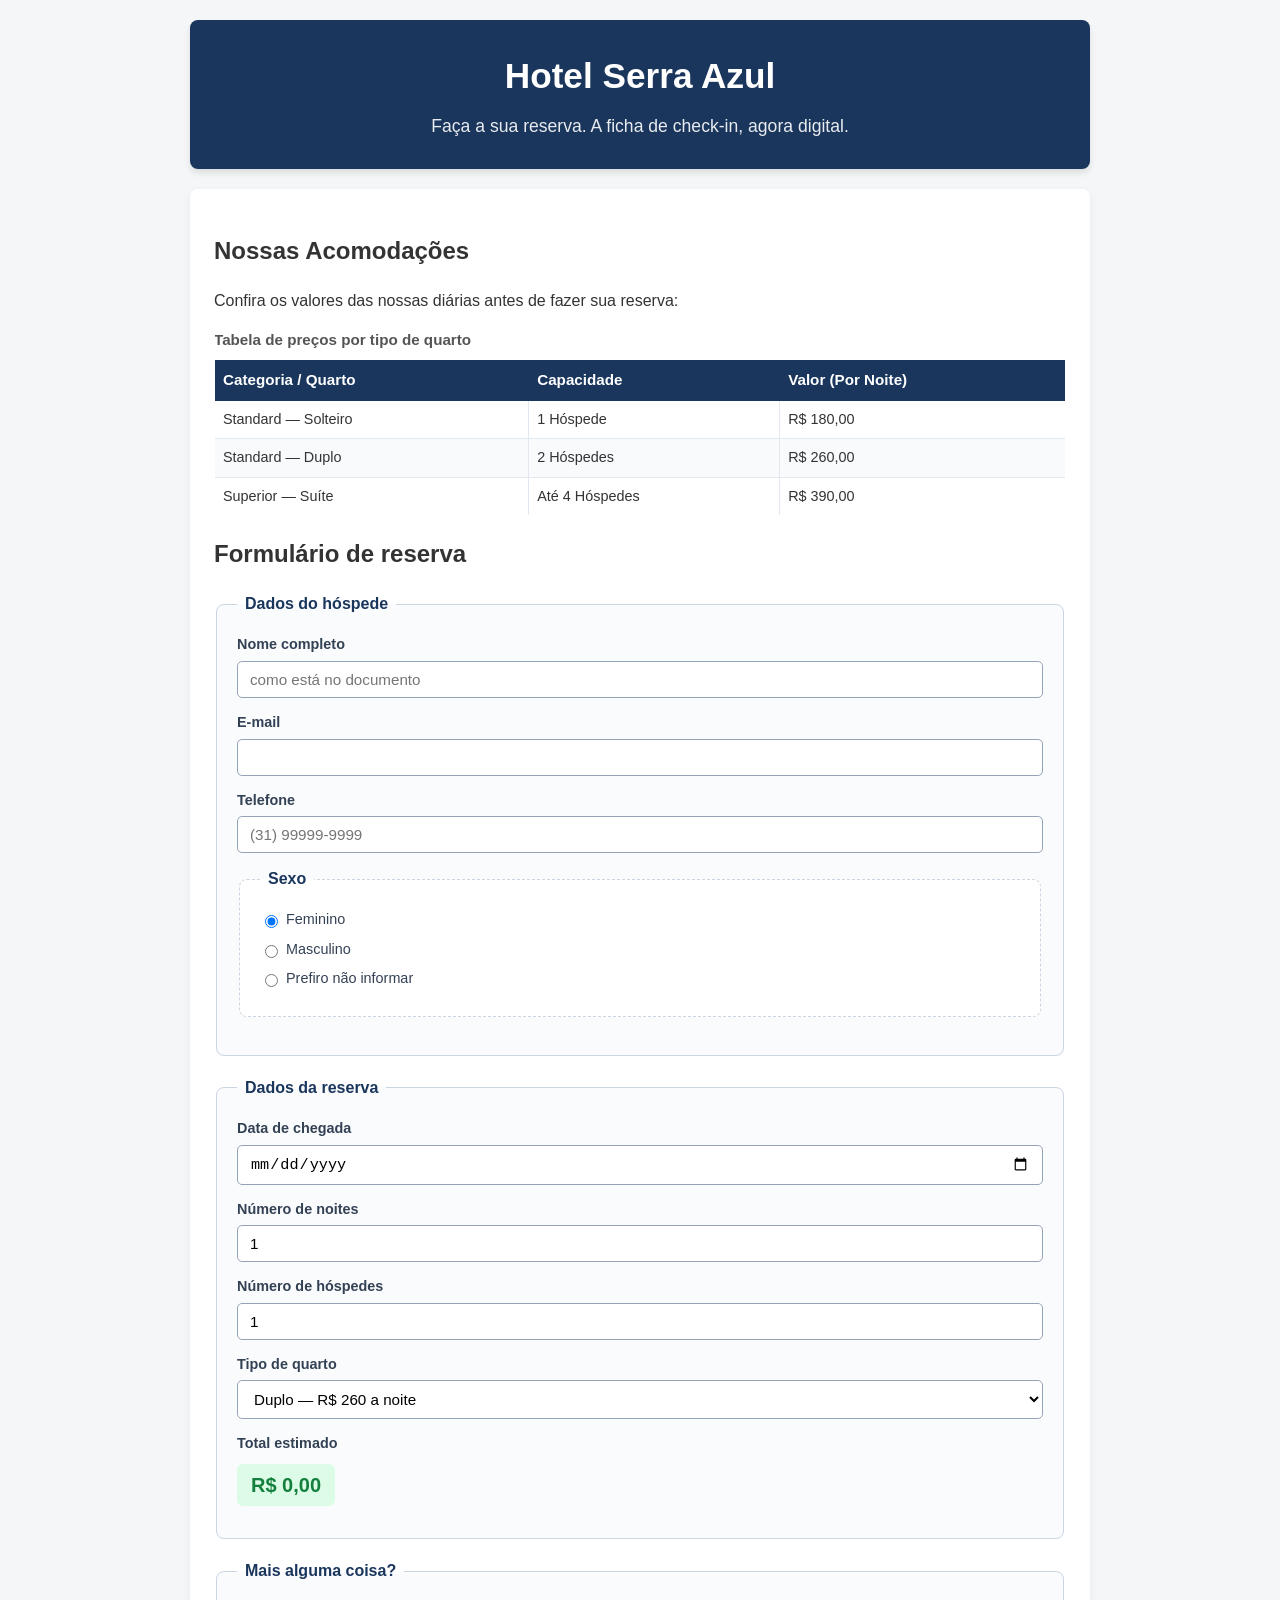
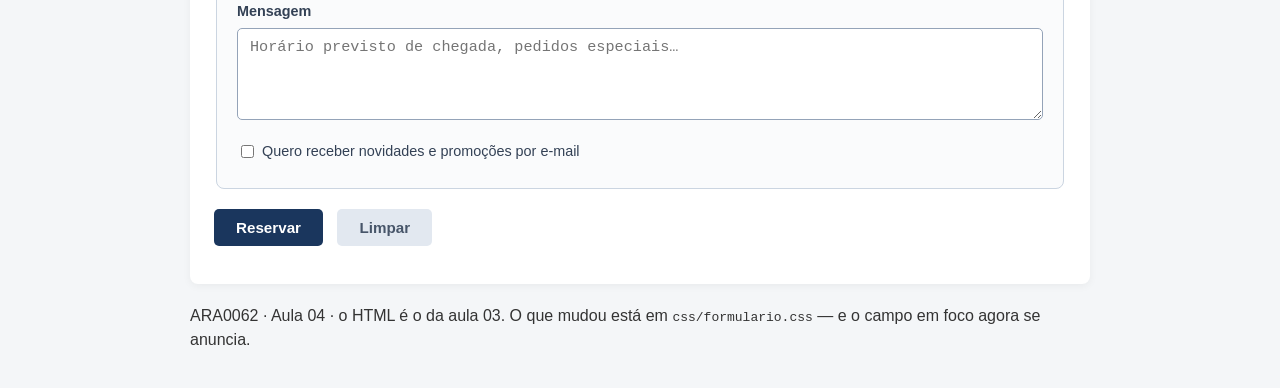
<file: Aula4/index.html>
<!DOCTYPE html>
<html lang="pt-BR">
  <!-- 1. PÁGINA (Estrutura base: html, head, body) -->
  <head>
    <meta charset="UTF-8">
    <meta name="viewport" content="width=device-width, initial-scale=1.0">
    <title>Reserva — Hotel Serra Azul</title>
    <link rel="stylesheet" href="frontend/css/estilo.css">
  </head>
  <body>

    <!-- 2. CABEÇALHO -->
    <header>
      <h1>Hotel Serra Azul</h1>
      <p>Faça a sua reserva. A ficha de check-in, agora digital.</p>
    </header>

    <!-- 3. CONTEÚDO (Início do main, englobando tudo o que é o miolo da página) -->
    <main>
      
      <!-- 4. TABELA (Nova seção adicionada para o 6º integrante) -->
      <section>
        <h2>Nossas Acomodações</h2>
        <p>Confira os valores das nossas diárias antes de fazer sua reserva:</p>
        <table border="1" style="width: 100%; text-align: left; margin-bottom: 20px; border-collapse: collapse;">
          <caption>Tabela de preços por tipo de quarto</caption>
          <thead>
            <tr>
              <th style="padding: 8px;">Categoria / Quarto</th>
              <th style="padding: 8px;">Capacidade</th>
              <th style="padding: 8px;">Valor (Por Noite)</th>
            </tr>
          </thead>
          <tbody>
            <tr>
              <td style="padding: 8px;">Standard — Solteiro</td>
              <td style="padding: 8px;">1 Hóspede</td>
              <td style="padding: 8px;">R$ 180,00</td>
            </tr>
            <tr>
              <td style="padding: 8px;">Standard — Duplo</td>
              <td style="padding: 8px;">2 Hóspedes</td>
              <td style="padding: 8px;">R$ 260,00</td>
            </tr>
            <tr>
              <td style="padding: 8px;">Superior — Suíte</td>
              <td style="padding: 8px;">Até 4 Hóspedes</td>
              <td style="padding: 8px;">R$ 390,00</td>
            </tr>
          </tbody>
        </table>
      </section>

      <!-- 5. FORMULÁRIO -->
      <section>
        <h2>Formulário de reserva</h2>
        <form action="reserva.php" method="post">
          <fieldset>
            <legend>Dados do hóspede</legend>
            <div>
              <label for="nome">Nome completo</label>
              <input type="text" id="nome" name="nome" placeholder="como está no documento" required>
            </div>
            <div>
              <label for="email">E-mail</label>
              <input type="email" id="email" name="email" required>
            </div>
            <div>
              <label for="telefone">Telefone</label>
              <input type="tel" id="telefone" name="telefone" placeholder="(31) 99999-9999">
            </div>
            <fieldset>
              <legend>Sexo</legend>
              <div>
                <input type="radio" id="sexo-f" name="sexo" value="F" checked>
                <label for="sexo-f">Feminino</label>
              </div>
              <div>
                <input type="radio" id="sexo-m" name="sexo" value="M">
                <label for="sexo-m">Masculino</label>
              </div>
              <div>
                <input type="radio" id="sexo-n" name="sexo" value="N">
                <label for="sexo-n">Prefiro não informar</label>
              </div>
            </fieldset>
          </fieldset>

          <fieldset>
            <legend>Dados da reserva</legend>
            <div>
              <label for="chegada">Data de chegada</label>
              <input type="date" id="chegada" name="chegada" required>
            </div>
            <div>
              <label for="noites">Número de noites</label>
              <input type="number" id="noites" name="noites" min="1" max="30" value="1" required>
            </div>
            <div>
              <label for="hospedes">Número de hóspedes</label>
              <input type="number" id="hospedes" name="hospedes" min="1" max="6" value="1" required>
            </div>
            <div>
              <label for="quarto">Tipo de quarto</label>
              <select id="quarto" name="quarto">
                <optgroup label="Standard">
                  <option value="solteiro">Solteiro — R$ 180 a noite</option>
                  <option value="duplo" selected>Duplo — R$ 260 a noite</option>
                </optgroup>
                <optgroup label="Superior">
                  <option value="suite">Suíte — R$ 390 a noite</option>
                </optgroup>
              </select>
            </div>
            <div>
              <label for="total">Total estimado</label>
              <output id="total" name="total">R$ 0,00</output>
            </div>
          </fieldset>

          <fieldset>
            <legend>Mais alguma coisa?</legend>
            <div>
              <label for="mensagem">Mensagem</label>
              <textarea id="mensagem" name="mensagem" rows="4" cols="40" placeholder="Horário previsto de chegada, pedidos especiais…"></textarea>
            </div>
            <div>
              <input type="checkbox" id="newsletter" name="newsletter" value="sim">
              <label for="newsletter">Quero receber novidades e promoções por e-mail</label>
            </div>
          </fieldset>

          <div>
            <button type="submit">Reservar</button>
            <button type="reset">Limpar</button>
          </div>
        </form>
      </section>

    </main>
    <!-- Fim do conteúdo principal -->

    <!-- 6. RODAPÉ -->
    <footer>
      <p>
        ARA0062 &middot; Aula 04 &middot; o HTML é o da aula 03. O que mudou está
        em <code>css/formulario.css</code> — e o campo em foco agora se anuncia.
      </p>
    </footer>

  </body>
</html>
</file>
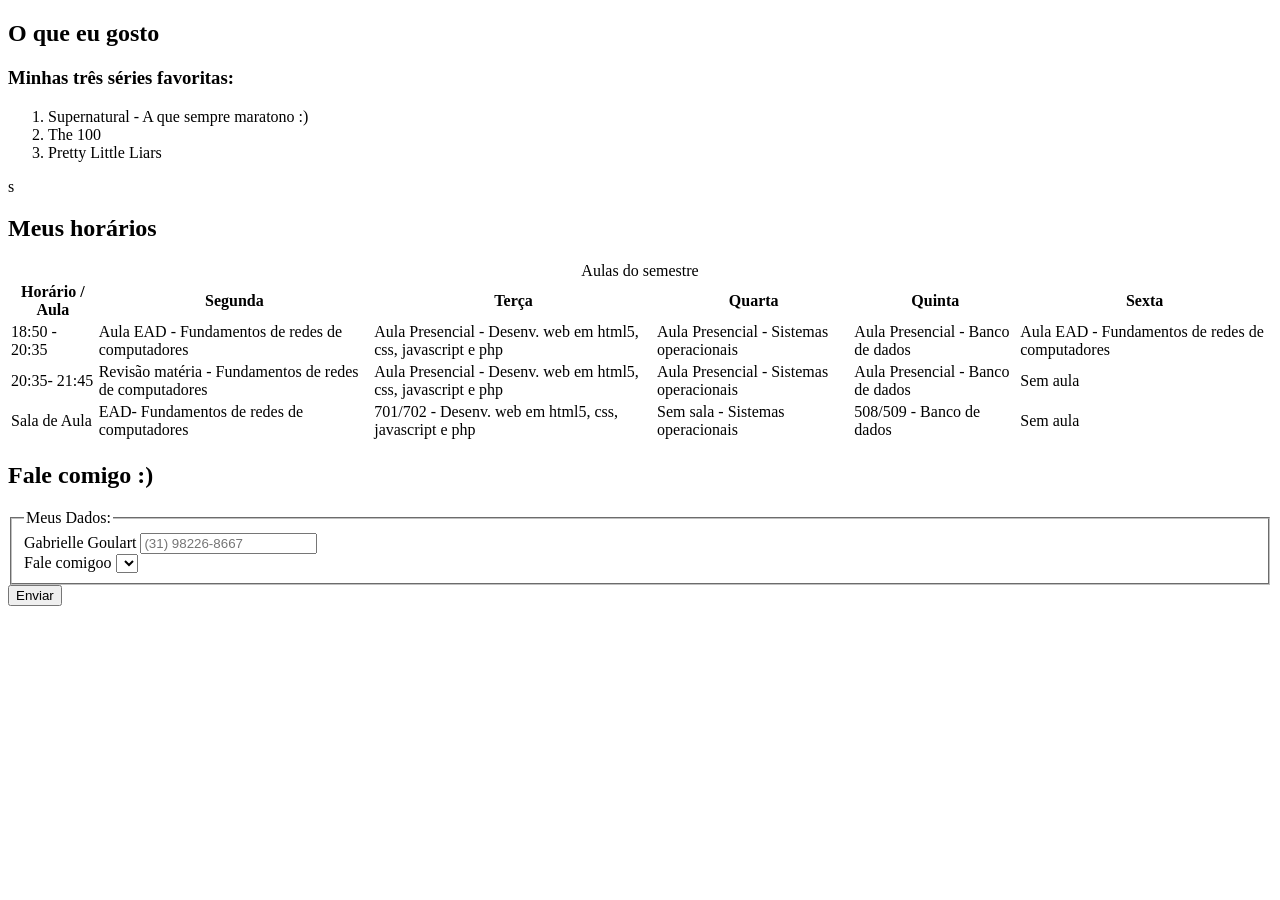
<file: atividades_html/frontend/index.html>
<!DOCTYPE html>
<html lang="pt-BR">
<head>
    <meta charset="UTF-8">
     <title> Aula 3</title>
    <body>   
      <section id="gosto">
       <h2>O que eu gosto</h2>
         <h3>Minhas três séries favoritas:</h3>
         <ol>
         <li> Supernatural - A que sempre maratono :) </li>
         <li> The 100 </li>
         <li> Pretty Little Liars </li>
       </ol>
   </section>
s
<section id="dados">
  <h2>Meus horários</h2>
  
  <table>
    <caption>Aulas do semestre</caption>
  
    <thead>
      <tr>
        <th scope="col">Horário / Aula</th>
        <th scope="col">Segunda</th>
        <th scope="col">Terça</th>
        <th scope="col">Quarta</th>
        <th scope="col">Quinta</th>
        <th scope="col">Sexta</th>
      </tr>
    </thead>
    
      <tr>
        <td>18:50 - 20:35</td>
        <td>Aula EAD - Fundamentos de redes de computadores</td>
        <td>Aula Presencial - Desenv. web em html5, css, javascript e php</td>
        <td>Aula Presencial - Sistemas operacionais</td>
        <td>Aula Presencial - Banco de dados</td>
        <td>Aula EAD - Fundamentos de redes de computadores</td>
      </tr>
      <tr>
        <td>20:35- 21:45</td>
        <td>Revisão matéria - Fundamentos de redes de computadores</td>
        <td>Aula Presencial - Desenv. web em html5, css, javascript e php</td>
        <td>Aula Presencial - Sistemas operacionais</td>
        <td>Aula Presencial - Banco de dados</td>
        <td>Sem aula</td>
      </tr>
      <tr>
        <td>Sala de Aula</td>
        <td> EAD- Fundamentos de redes de computadores</td>
        <td> 701/702  - Desenv. web em html5, css, javascript e php</td>
        <td> Sem sala - Sistemas operacionais</td>
        <td> 508/509 - Banco de dados</td>
        <td>Sem aula</td>
      </tr>
    </tbody>
  </table>
</section>

      <section id="contato">
    <h2>Fale comigo :) </h2>
    <form action="#" method="post">
   <fieldset>
       <legend>Meus Dados:</legend>
        <div>
            <label for="nome">Gabrielle Goulart</label>
            <input type="text" id="nome" name="nome" required placeholder="(31) 98226-8667">
        </div>
            <div>
                <label for="assunto">Fale comigoo</label>
                <select id="assunto" name="assunto"> </select>
            </div>
             </fieldset>
    <button type="submit">Enviar</button>
      </form>
        </section>
    </body>
</html>
</file>
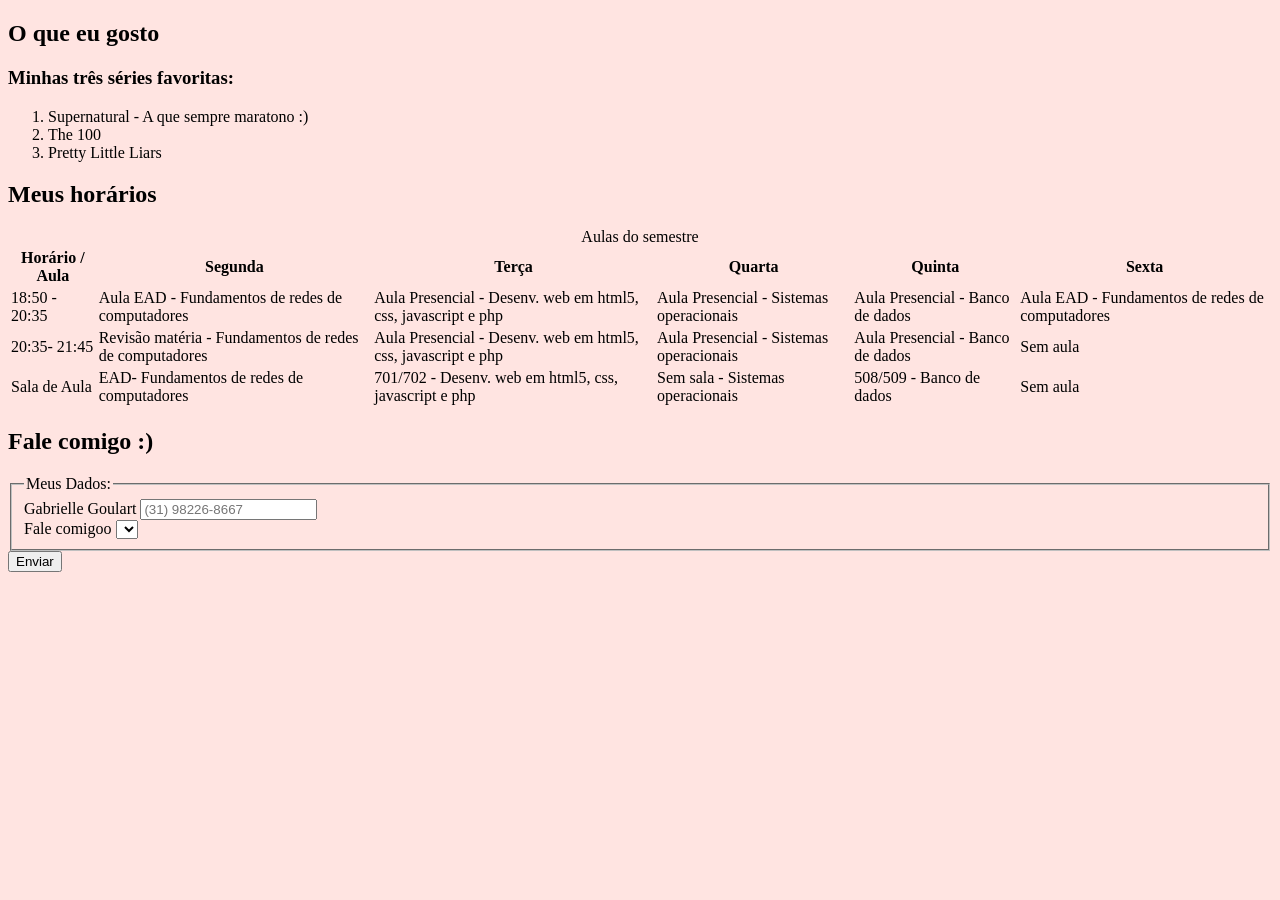
<file: Projeto/frontend/index.html>
<!DOCTYPE html>
<html lang="pt-BR">
<head>
    <meta charset="UTF-8">
     <title> Aula 3</title>
    <body>   
      <section id="gosto">
       <h2>O que eu gosto</h2>
         <h3>Minhas três séries favoritas:</h3>
         <ol>
         <li> Supernatural - A que sempre maratono :) </li>
         <li> The 100 </li>
         <li> Pretty Little Liars </li>
       </ol>
   </section>

<section id="dados">
  <h2>Meus horários</h2>
  
  <table>
    <caption>Aulas do semestre</caption>
  
    <thead>
      <tr>
        <th scope="col">Horário / Aula</th>
        <th scope="col">Segunda</th>
        <th scope="col">Terça</th>
        <th scope="col">Quarta</th>
        <th scope="col">Quinta</th>
        <th scope="col">Sexta</th>
      </tr>
    </thead>
    
      <tr>
        <td>18:50 - 20:35</td>
        <td>Aula EAD - Fundamentos de redes de computadores</td>
        <td>Aula Presencial - Desenv. web em html5, css, javascript e php</td>
        <td>Aula Presencial - Sistemas operacionais</td>
        <td>Aula Presencial - Banco de dados</td>
        <td>Aula EAD - Fundamentos de redes de computadores</td>
      </tr>
      <tr>
        <td>20:35- 21:45</td>
        <td>Revisão matéria - Fundamentos de redes de computadores</td>
        <td>Aula Presencial - Desenv. web em html5, css, javascript e php</td>
        <td>Aula Presencial - Sistemas operacionais</td>
        <td>Aula Presencial - Banco de dados</td>
        <td>Sem aula</td>
      </tr>
      <tr>
        <td>Sala de Aula</td>
        <td> EAD- Fundamentos de redes de computadores</td>
        <td> 701/702  - Desenv. web em html5, css, javascript e php</td>
        <td> Sem sala - Sistemas operacionais</td>
        <td> 508/509 - Banco de dados</td>
        <td>Sem aula</td>
      </tr>
    </tbody>
  </table>
</section>

      <section id="contato">
    <h2>Fale comigo :) </h2>
    <form action="#" method="post">
   <fieldset>
       <legend>Meus Dados:</legend>
        <div>
            <label for="nome">Gabrielle Goulart</label>
            <input type="text" id="nome" name="nome" required placeholder="(31) 98226-8667">
        </div>
            <div>
                <label for="assunto">Fale comigoo</label>
                <select id="assunto" name="assunto"> </select>
            </div>
             </fieldset>
    <button type="submit">Enviar</button>
      </form>
        </section>
    </body>
    <head>
<meta charset="UTF-8">
<meta name="viewport" content="width=device-width,
initial-scale=1.0">
<title>Fulano de Tal</title>
<link rel="stylesheet" href="css/estilo.css">
</head>
</html>
</file>
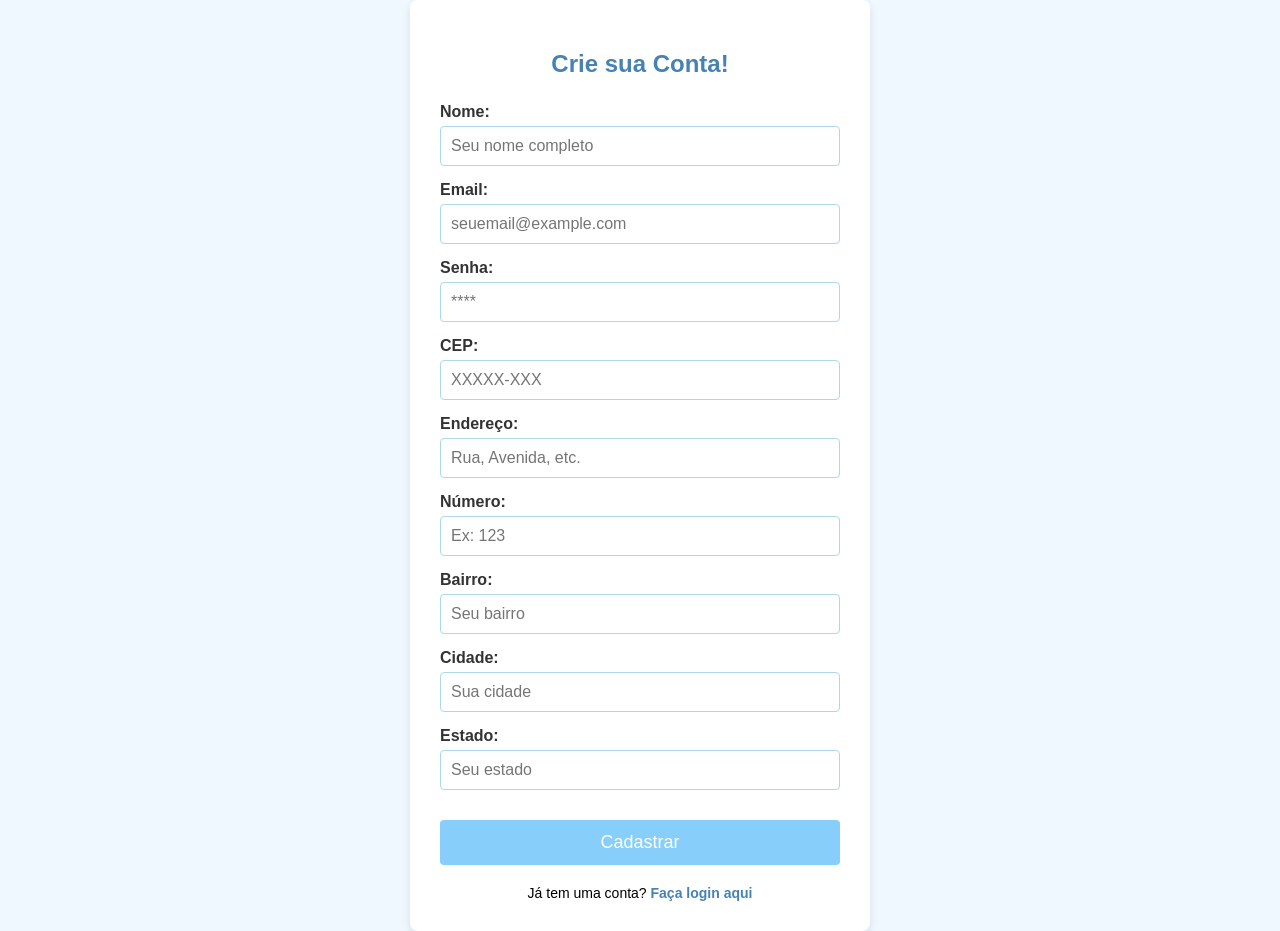
<file: atividades_html/teste.html>
<!DOCTYPE html>
<html lang="pt-BR">
<head>
    <meta charset="UTF-8">
    <meta name="viewport" content="width=device-width, initial-scale=1.0">
    <title>Cadastro</title>
    <style>
        body {
            font-family: Arial, sans-serif;
            background-color: #f0f8ff; /* Light blue */
            display: flex;
            justify-content: center;
            align-items: center;
            min-height: 100vh;
            margin: 0;
        }
        .register-container {
            background-color: #ffffff; /* White */
            padding: 30px;
            border-radius: 8px;
            box-shadow: 0 4px 10px rgba(0, 0, 0, 0.1);
            width: 400px;
            text-align: center;
        }
        .register-container h2 {
            color: #4682b4; /* Steel blue for heading */
            margin-bottom: 25px;
        }
        .form-group {
            margin-bottom: 15px;
            text-align: left;
        }
        .form-group label {
            display: block;
            margin-bottom: 5px;
            color: #333;
            font-weight: bold;
        }
        .form-group input[type="text"],
        .form-group input[type="email"],
        .form-group input[type="password"] {
            width: 100%;
            padding: 10px;
            border: 1px solid #add8e6; /* Light blue border */
            border-radius: 4px;
            box-sizing: border-box;
            font-size: 16px;
        }
        .form-group input[type="text"]:focus,
        .form-group input[type="email"]:focus,
        .form-group input[type="password"]:focus {
            outline: none;
            border-color: #4682b4; /* Darker blue on focus */
            box-shadow: 0 0 5px rgba(70, 130, 180, 0.5);
        }
        .register-button {
            background-color: #87cefa; /* Light sky blue */
            color: white;
            padding: 12px 20px;
            border: none;
            border-radius: 4px;
            cursor: pointer;
            font-size: 18px;
            width: 100%;
            transition: background-color 0.3s ease;
            margin-top: 15px;
        }
        .register-button:hover {
            background-color: #4682b4; /* Steel blue on hover */
        }
        .login-link {
            margin-top: 20px;
            font-size: 14px;
        }
        .login-link a {
            color: #4682b4;
            text-decoration: none;
            font-weight: bold;
        }
        .login-link a:hover {
            text-decoration: underline;
        }
    </style>
</head>
<body>
    <div class="register-container">
        <h2>Crie sua Conta!</h2>
        <form action="#" method="POST">
            <div class="form-group">
                <label for="name">Nome:</label>
                <input type="text" id="name" name="name" placeholder="Seu nome completo" required>
            </div>
            <div class="form-group">
                <label for="email">Email:</label>
                <input type="email" id="email" name="email" placeholder="seuemail@example.com" required>
            </div>
            <div class="form-group">
                <label for="password">Senha:</label>
                <input type="password" id="password" name="password" placeholder="****" required>
            </div>
            <div class="form-group">
                <label for="cep">CEP:</label>
                <input type="text" id="cep" name="cep" placeholder="XXXXX-XXX" required>
            </div>
            <div class="form-group">
                <label for="address">Endereço:</label>
                <input type="text" id="address" name="address" placeholder="Rua, Avenida, etc." required>
            </div>
            <div class="form-group">
                <label for="number">Número:</label>
                <input type="text" id="number" name="number" placeholder="Ex: 123" required>
            </div>
            <div class="form-group">
                <label for="neighborhood">Bairro:</label>
                <input type="text" id="neighborhood" name="neighborhood" placeholder="Seu bairro" required>
            </div>
            <div class="form-group">
                <label for="city">Cidade:</label>
                <input type="text" id="city" name="city" placeholder="Sua cidade" required>
            </div>
            <div class="form-group">
                <label for="state">Estado:</label>
                <input type="text" id="state" name="state" placeholder="Seu estado" required>
            </div>
            <button type="submit" class="register-button">Cadastrar</button>
        </form>
        <div class="login-link">
            Já tem uma conta? <a href="index.html">Faça login aqui</a>
        </div>
    </div>
</body>
</html>
</file>
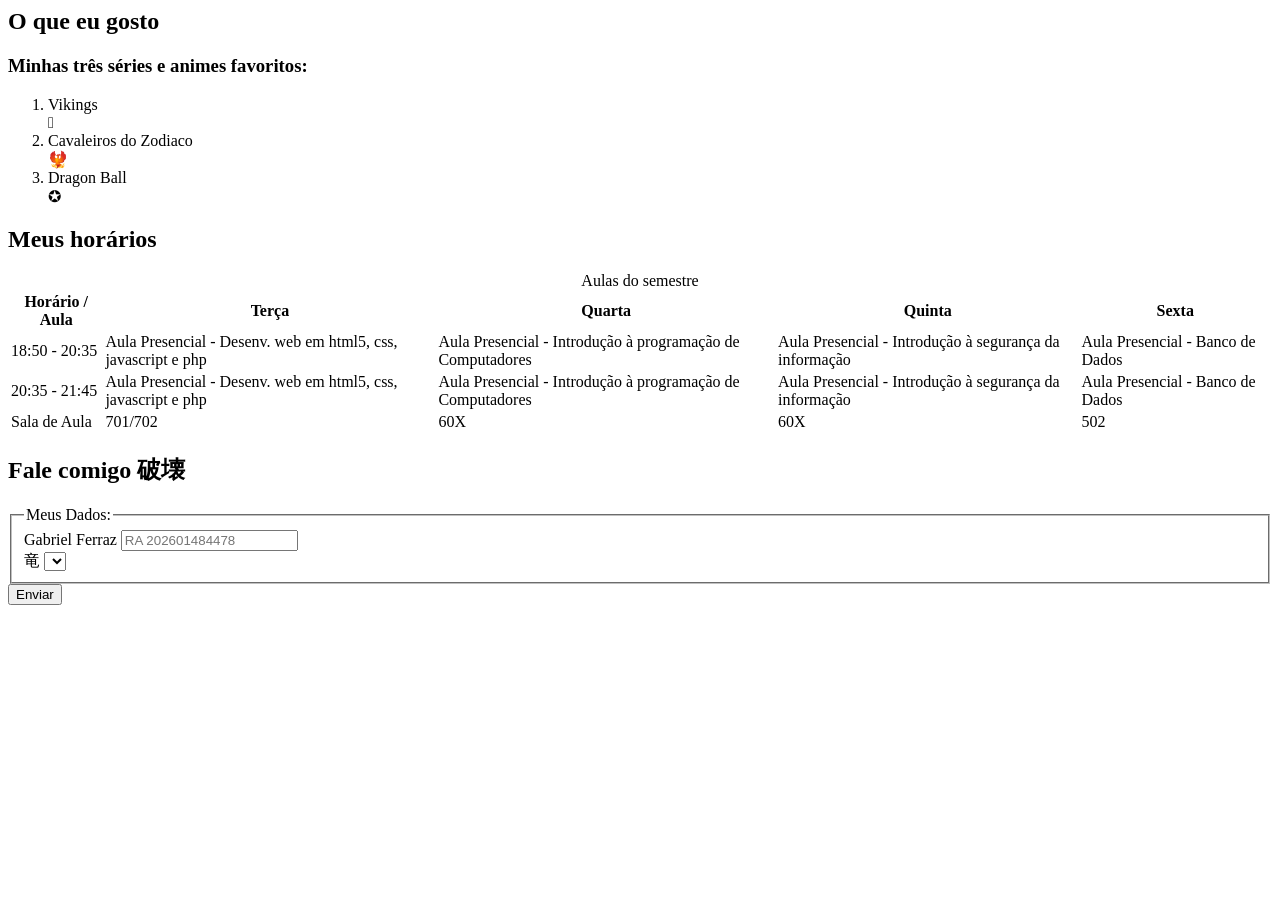
<file: Aula03_Gabriel/sobremim_Gabriel.html>
<html lang="pt-BR">
<head>
    <meta charset="UTF-8">
     <title> Aula 3</title> 
    <body>   
 <section id="gosto">
        <h2>O que eu gosto</h2>
        <h3>Minhas três séries e animes favoritos:</h3>
        <ol>
            <li>Vikings</li> 𖤍
            <li>Cavaleiros do Zodiaco</li> 🐦‍🔥
            <li>Dragon Ball</li> ✪
        </ol>
    </section>

    <section id="dados">
        <h2>Meus horários</h2>
      
        <table>
            <caption>Aulas do semestre</caption>
          
            <thead>
                <tr>
                    <th scope="col">Horário / Aula</th>
                    <th scope="col">Terça</th>
                    <th scope="col">Quarta</th>
                    <th scope="col">Quinta</th>
                    <th scope="col">Sexta</th>
                </tr>
            </thead>
            
            <tbody>
                <tr>
                    <td>18:50 - 20:35</td>
                    <td>Aula Presencial - Desenv. web em html5, css, javascript e php</td>
                    <td>Aula Presencial - Introdução à programação de Computadores</td>
                    <td>Aula Presencial - Introdução à segurança da informação</td>
                    <td>Aula Presencial - Banco de Dados</td>
                </tr>
                <tr>
                    <td>20:35 - 21:45</td>
                    <td>Aula Presencial - Desenv. web em html5, css, javascript e php</td>
                    <td>Aula Presencial - Introdução à programação de Computadores</td>
                    <td>Aula Presencial - Introdução à segurança da informação</td>
                    <td>Aula Presencial - Banco de Dados</td>
                </tr>
                <tr>
                    <td>Sala de Aula</td>
                    <td>701/702</td>
                    <td>60X</td>
                    <td>60X</td>
                    <td>502</td>
                </tr>
            </tbody>
        </table>
    </section> 

    <section id="contato">
        <h2>Fale comigo  破壊 </h2>
        <form action="#" method="post">
            <fieldset>
                <legend>Meus Dados:</legend>
                <div>
                    <label for="nome">Gabriel Ferraz</label>
                    <input type="text" id="nome" name="nome" required placeholder="RA 202601484478">
                </div>
                <div>
                    <label for="assunto">竜</label>
                    <select id="assunto" name="assunto"> </select>
                </div>
            </fieldset>
            <button type="submit">Enviar</button>

            
        </form>
    </section>
    </body>
</html>
</file>
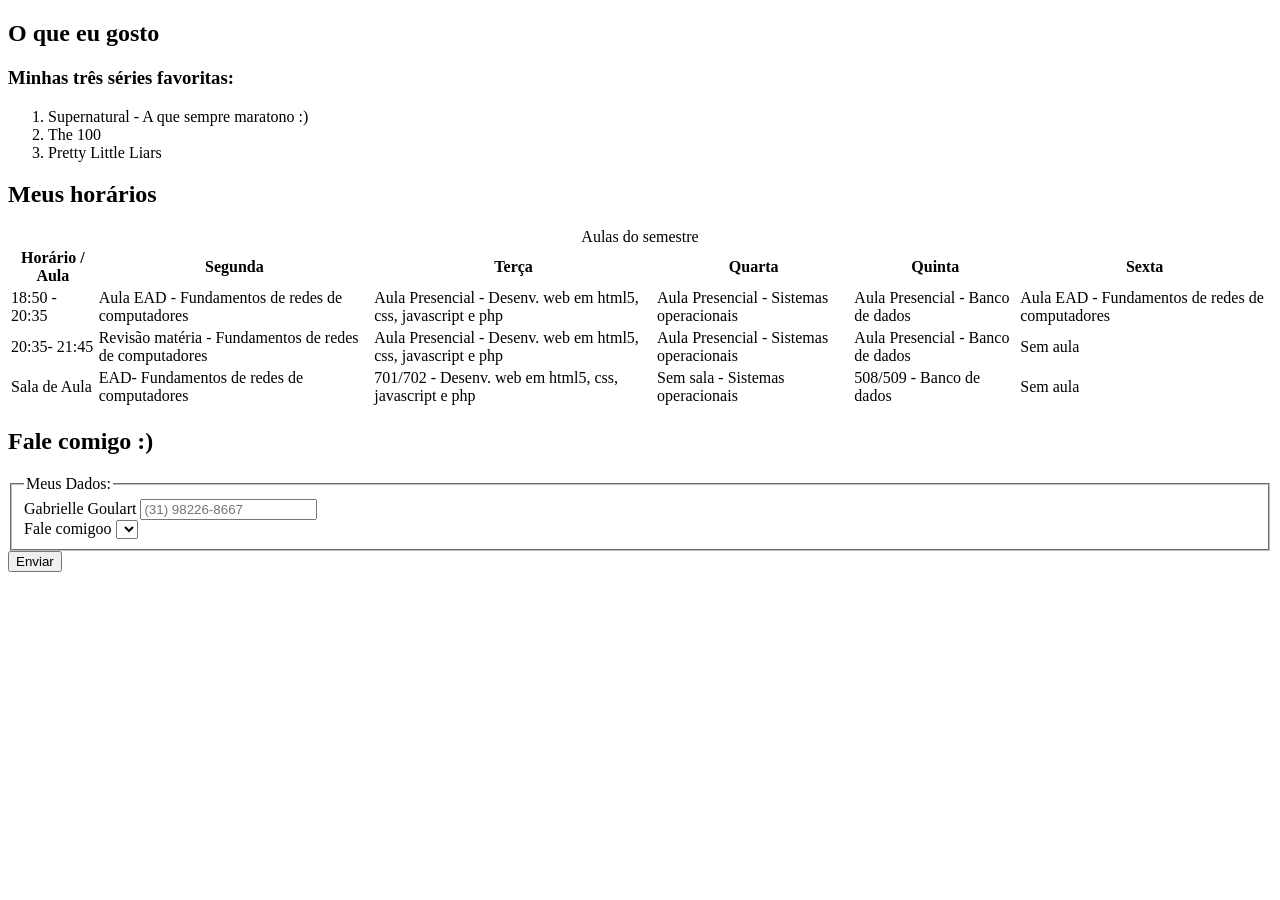
<file: Aula03_GabrielleGoulart/sobremim_GabrielleGoulart.html>
<!DOCTYPE html>
<html lang="pt-BR">
<head>
    <meta charset="UTF-8">
     <title> Aula 3</title>
    <body>   
      <section id="gosto">
       <h2>O que eu gosto</h2>
         <h3>Minhas três séries favoritas:</h3>
         <ol>
         <li> Supernatural - A que sempre maratono :) </li>
         <li> The 100 </li>
         <li> Pretty Little Liars </li>
       </ol>
   </section>

<section id="dados">
  <h2>Meus horários</h2>
  
  <table>
    <caption>Aulas do semestre</caption>
  
    <thead>
      <tr>
        <th scope="col">Horário / Aula</th>
        <th scope="col">Segunda</th>
        <th scope="col">Terça</th>
        <th scope="col">Quarta</th>
        <th scope="col">Quinta</th>
        <th scope="col">Sexta</th>
      </tr>
    </thead>
    
      <tr>
        <td>18:50 - 20:35</td>
        <td>Aula EAD - Fundamentos de redes de computadores</td>
        <td>Aula Presencial - Desenv. web em html5, css, javascript e php</td>
        <td>Aula Presencial - Sistemas operacionais</td>
        <td>Aula Presencial - Banco de dados</td>
        <td>Aula EAD - Fundamentos de redes de computadores</td>
      </tr>
      <tr>
        <td>20:35- 21:45</td>
        <td>Revisão matéria - Fundamentos de redes de computadores</td>
        <td>Aula Presencial - Desenv. web em html5, css, javascript e php</td>
        <td>Aula Presencial - Sistemas operacionais</td>
        <td>Aula Presencial - Banco de dados</td>
        <td>Sem aula</td>
      </tr>
      <tr>
        <td>Sala de Aula</td>
        <td> EAD- Fundamentos de redes de computadores</td>
        <td> 701/702  - Desenv. web em html5, css, javascript e php</td>
        <td> Sem sala - Sistemas operacionais</td>
        <td> 508/509 - Banco de dados</td>
        <td>Sem aula</td>
      </tr>
    </tbody>
  </table>
</section>

      <section id="contato">
    <h2>Fale comigo :) </h2>
    <form action="#" method="post">
   <fieldset>
       <legend>Meus Dados:</legend>
        <div>
            <label for="nome">Gabrielle Goulart</label>
            <input type="text" id="nome" name="nome" required placeholder="(31) 98226-8667">
        </div>
            <div>
                <label for="assunto">Fale comigoo</label>
                <select id="assunto" name="assunto"> </select>
            </div>
             </fieldset>
    <button type="submit">Enviar</button>
      </form>
        </section>
    </body>
</html>
</file>
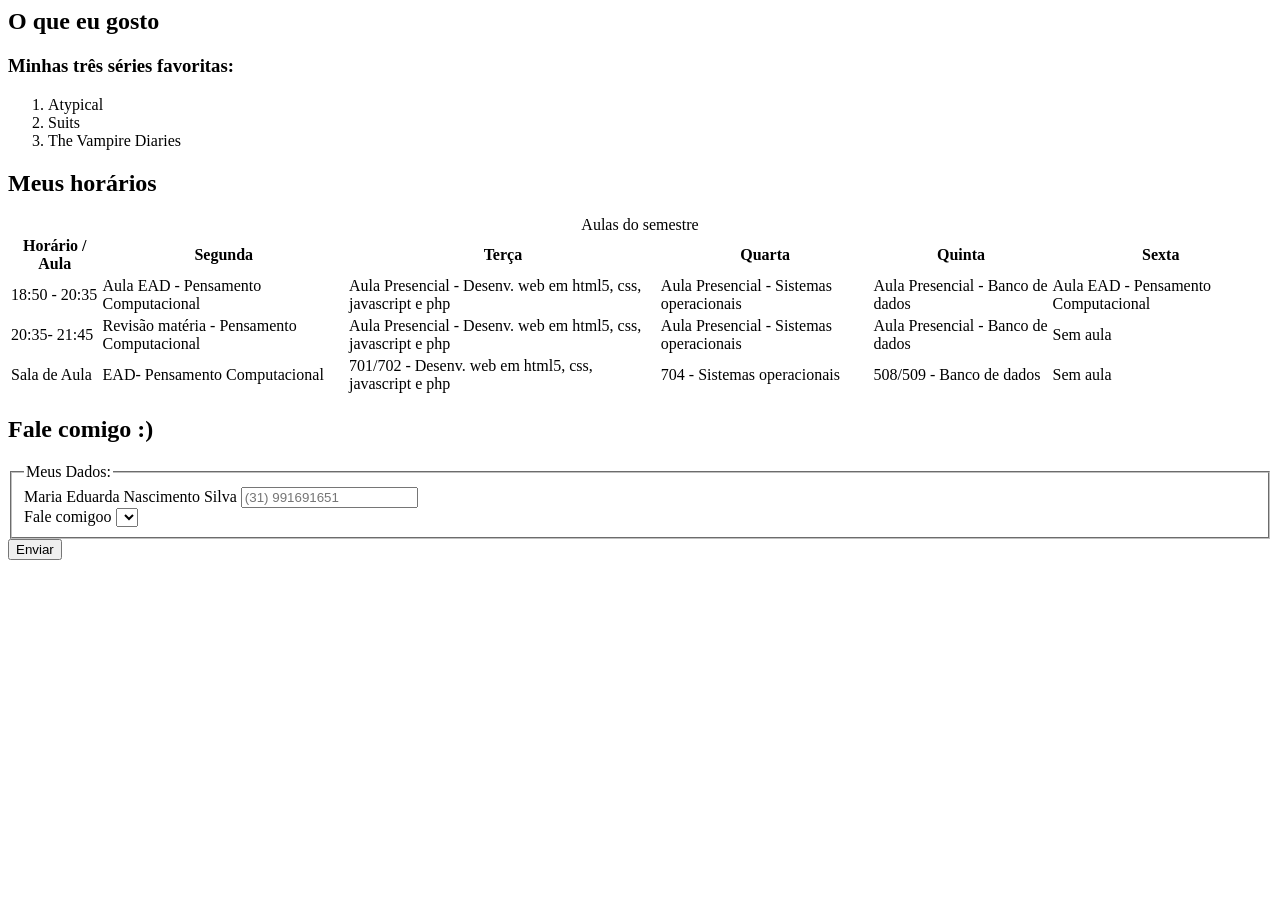
<file: aula3-Maria/sobremim_Maria.html>
<html lang="pt-BR">
<head>
    <meta charset="UTF-8">
     <title> Aula 3</title> 
    <body>   
 <section id="gosto">
       <h2>O que eu gosto</h2>
         <h3>Minhas três séries favoritas:</h3>
         <ol>
         <li> Atypical </li>
         <li> Suits </li>
         <li> The Vampire Diaries </li>
       </ol>
   </section>

        <section id="dados">
  <h2>Meus horários</h2>
  
  <table>
    <caption>Aulas do semestre</caption>
  
    <thead>
      <tr>
        <th scope="col">Horário / Aula</th>
        <th scope="col">Segunda</th>
        <th scope="col">Terça</th>
        <th scope="col">Quarta</th>
        <th scope="col">Quinta</th>
        <th scope="col">Sexta</th>
      </tr>
    </thead>
    
      <tr>
        <td>18:50 - 20:35</td>
        <td>Aula EAD - Pensamento Computacional</td>
        <td>Aula Presencial - Desenv. web em html5, css, javascript e php</td>
        <td>Aula Presencial - Sistemas operacionais</td>
        <td>Aula Presencial - Banco de dados</td>
        <td>Aula EAD - Pensamento Computacional</td>
      </tr>
      <tr>
        <td>20:35- 21:45</td>
        <td>Revisão matéria - Pensamento Computacional
        <td>Aula Presencial - Desenv. web em html5, css, javascript e php</td>
        <td>Aula Presencial - Sistemas operacionais</td>
        <td>Aula Presencial - Banco de dados</td>
        <td>Sem aula</td>
      </tr>
      <tr>
        <td>Sala de Aula</td>
        <td> EAD- Pensamento Computacional </td>
        <td> 701/702  - Desenv. web em html5, css, javascript e php</td>
        <td> 704 - Sistemas operacionais</td>
        <td> 508/509 - Banco de dados</td>
        <td>Sem aula</td>
      </tr>
    </tbody>
  </table>
</section>
  <section id="contato">
    <h2>Fale comigo :) </h2>
    <form action="#" method="post">
   <fieldset>
       <legend>Meus Dados:</legend>
        <div>
            <label for="nome">Maria Eduarda Nascimento Silva</label>
            <input type="text" id="nome" name="nome" required placeholder="(31) 991691651">
        </div>
            <div>
                <label for="assunto">Fale comigoo</label>
                <select id="assunto" name="assunto"> </select>
            </div>
             </fieldset>
    <button type="submit">Enviar</button>
      </form>
        </section>

            
        </form>
    </section>
    </body>
</html>
</file>
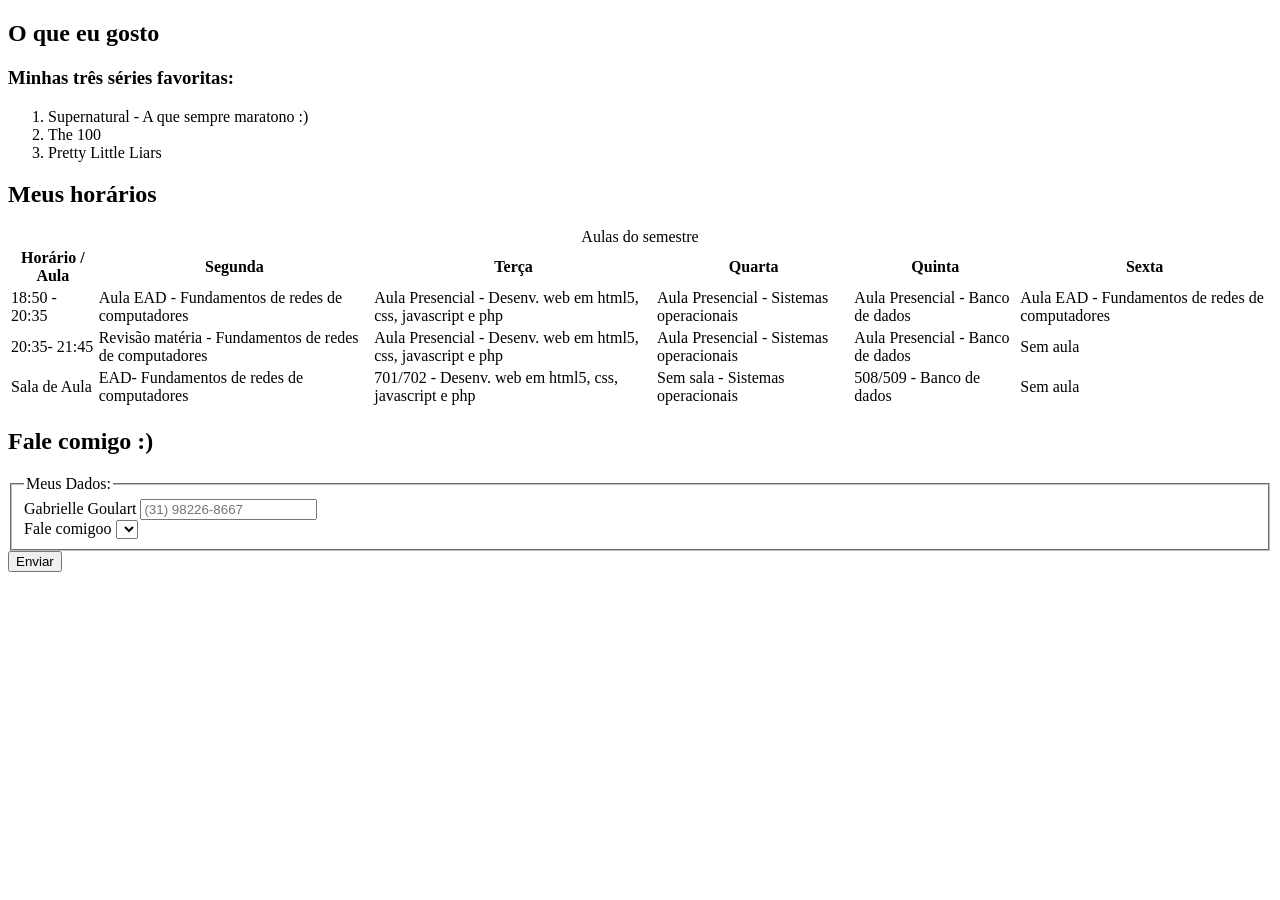
<file: atividades_html/frontend/GabrielleGoulart.html>
<!DOCTYPE html>
<html lang="pt-BR">
<head>
    <meta charset="UTF-8">
     <title> Aula 3</title>
    <body>   
      <section id="gosto">
       <h2>O que eu gosto</h2>
         <h3>Minhas três séries favoritas:</h3>
         <ol>
         <li> Supernatural - A que sempre maratono :) </li>
         <li> The 100 </li>
         <li> Pretty Little Liars </li>
       </ol>
   </section>

<section id="dados">
  <h2>Meus horários</h2>
  
  <table>
    <caption>Aulas do semestre</caption>
  
    <thead>
      <tr>
        <th scope="col">Horário / Aula</th>
        <th scope="col">Segunda</th>
        <th scope="col">Terça</th>
        <th scope="col">Quarta</th>
        <th scope="col">Quinta</th>
        <th scope="col">Sexta</th>
      </tr>
    </thead>
    
      <tr>
        <td>18:50 - 20:35</td>
        <td>Aula EAD - Fundamentos de redes de computadores</td>
        <td>Aula Presencial - Desenv. web em html5, css, javascript e php</td>
        <td>Aula Presencial - Sistemas operacionais</td>
        <td>Aula Presencial - Banco de dados</td>
        <td>Aula EAD - Fundamentos de redes de computadores</td>
      </tr>
      <tr>
        <td>20:35- 21:45</td>
        <td>Revisão matéria - Fundamentos de redes de computadores</td>
        <td>Aula Presencial - Desenv. web em html5, css, javascript e php</td>
        <td>Aula Presencial - Sistemas operacionais</td>
        <td>Aula Presencial - Banco de dados</td>
        <td>Sem aula</td>
      </tr>
      <tr>
        <td>Sala de Aula</td>
        <td> EAD- Fundamentos de redes de computadores</td>
        <td> 701/702  - Desenv. web em html5, css, javascript e php</td>
        <td> Sem sala - Sistemas operacionais</td>
        <td> 508/509 - Banco de dados</td>
        <td>Sem aula</td>
      </tr>
    </tbody>
  </table>
</section>

      <section id="contato">
    <h2>Fale comigo :) </h2>
    <form action="#" method="post">
   <fieldset>
       <legend>Meus Dados:</legend>
        <div>
            <label for="nome">Gabrielle Goulart</label>
            <input type="text" id="nome" name="nome" required placeholder="(31) 98226-8667">
        </div>
            <div>
                <label for="assunto">Fale comigoo</label>
                <select id="assunto" name="assunto"> </select>
            </div>
             </fieldset>
    <button type="submit">Enviar</button>
      </form>
        </section>
    </body>
</html>
</file>
<file: Aula4/frontend/css/estilo.css>
/* =========================================================
   PALETA DE CORES E FONTE DO PROJETO
   - Fonte principal: Arial, sans-serif
   - Cor 1 (Principal/Destaques): #1a365d (Azul escuro)
   - Cor 2 (Secundária/Tabela): #2b6cb0 (Azul médio)
   - Cor 3 (Fundo da Página): #f4f6f8 (Cinza claro)
   ========================================================= */

* {
  box-sizing: border-box;
}

/* =========================================================
   PARTE 1: PÁGINA (ESTRUTURA BASE) - [Gabriel Ferraz]
   ========================================================= */
body {
  font-family: Arial, Helvetica, sans-serif;
  background-color: #f4f6f8;
  margin: 0;
  padding: 20px 10px;
  color: #333333;
  line-height: 1.5;
}

main,
footer {
  max-width: 900px;
  margin: 0 auto;
}

main {
  background-color: #ffffff;
  padding: 24px;
  border-radius: 8px;
  box-shadow: 0 2px 8px rgba(0, 0, 0, 0.05);
  margin-bottom: 20px;
}

/* =========================================================
   PARTE 2: CABEÇALHO - [Gabriel Ferraz]
   ========================================================= */
header {
  max-width: 900px;
  margin: 0 auto 20px auto;
  background-color: #1a365d;
  color: #ffffff;
  padding: 30px 20px;
  text-align: center;
  border-radius: 8px;
  box-shadow: 0 4px 6px rgba(0, 0, 0, 0.1);
}

header h1 {
  margin: 0 0 10px 0;
  font-size: 2.2rem;
  font-weight: bold;
}

header p {
  margin: 0;
  font-size: 1.1rem;
  opacity: 0.9;
}

/* tabela */
table {
  width: 100%;
  border-collapse: collapse;
  margin-top: 15px;
  margin-bottom: 30px;
  background-color: #ffffff;
  border: 1px solid #d0d7de;
  border-radius: 6px;
  overflow: hidden;
}

caption {
  font-size: 0.95rem;
  font-weight: bold;
  color: #555555;
  text-align: left;
  padding-bottom: 8px;
}

thead {
  background-color: #1a365d;
  color: #ffffff;
}

thead th {
  padding: 12px 14px;
  font-size: 0.95rem;
  font-weight: 600;
  text-align: left;
  border: 1px solid #1a365d;
}

tbody td {
  padding: 10px 14px;
  font-size: 0.9rem;
  border: 1px solid #e2e8f0;
}

tbody tr:nth-child(even) {
  background-color: #f8fafc;
}

tbody tr:hover {
  background-color: #e2e8f0;
}

/* formulario */
form fieldset {
  border: 1px solid #cbd5e1;
  border-radius: 8px;
  padding: 18px 20px;
  margin-bottom: 20px;
  background-color: #fafbfc;
}

form legend {
  font-weight: bold;
  font-size: 1rem;
  color: #1a365d;
  padding: 0 8px;
}

form div {
  margin-bottom: 14px;
}

form label {
  display: block;
  font-weight: 600;
  font-size: 0.9rem;
  margin-bottom: 5px;
  color: #334155;
}

form input[type="text"],
form input[type="email"],
form input[type="tel"],
form input[type="date"],
form input[type="number"],
form select,
form textarea {
  width: 100%;
  padding: 9px 12px;
  font-size: 0.95rem;
  border: 1px solid #94a3b8;
  border-radius: 5px;
  background-color: #ffffff;
  transition: border-color 0.2s, box-shadow 0.2s;
}

form input:focus,
form select:focus,
form textarea:focus {
  outline: none;
  border-color: #2b6cb0;
  box-shadow: 0 0 0 3px rgba(43, 108, 176, 0.2);
  background-color: #ffffff;
}

form textarea {
  resize: vertical;
  min-height: 80px;
}

form input[type="radio"],
form input[type="checkbox"] {
  width: auto;
  margin-right: 8px;
  cursor: pointer;
}

form fieldset fieldset {
  border: 1px dashed #cbd5e1;
  background-color: #ffffff;
}

form fieldset fieldset div,
form div:has(input[type="checkbox"]) {
  display: flex;
  align-items: center;
  margin-bottom: 8px;
}

form fieldset fieldset label,
form div:has(input[type="checkbox"]) label {
  display: inline;
  font-weight: normal;
  margin-bottom: 0;
  cursor: pointer;
}

form output {
  display: inline-block;
  font-size: 1.25rem;
  font-weight: bold;
  color: #15803d;
  background-color: #dcfce7;
  padding: 6px 14px;
  border-radius: 6px;
  margin-top: 4px;
}

/* Botões */
form button {
  padding: 10px 22px;
  font-size: 0.95rem;
  font-weight: 600;
  border: none;
  border-radius: 5px;
  cursor: pointer;
  margin-right: 10px;
  transition: background-color 0.2s, transform 0.1s;
}

form button:active {
  transform: scale(0.98);
}

form button[type="submit"] {
  background-color: #1a365d;
  color: #ffffff;
}

form button[type="submit"]:hover {
  background-color: #2b6cb0;
}

form button[type="reset"] {
  background-color: #e2e8f0;
  color: #475569;
}

form button[type="reset"]:hover {
  background-color: #cbd5e1;
}
</file>
<file: Projeto/frontend/css/estilo.css>
/* css/estilo.css —a primeira regra da sua vida */
body {
background-color: #ffe4e1;
}
</file>
